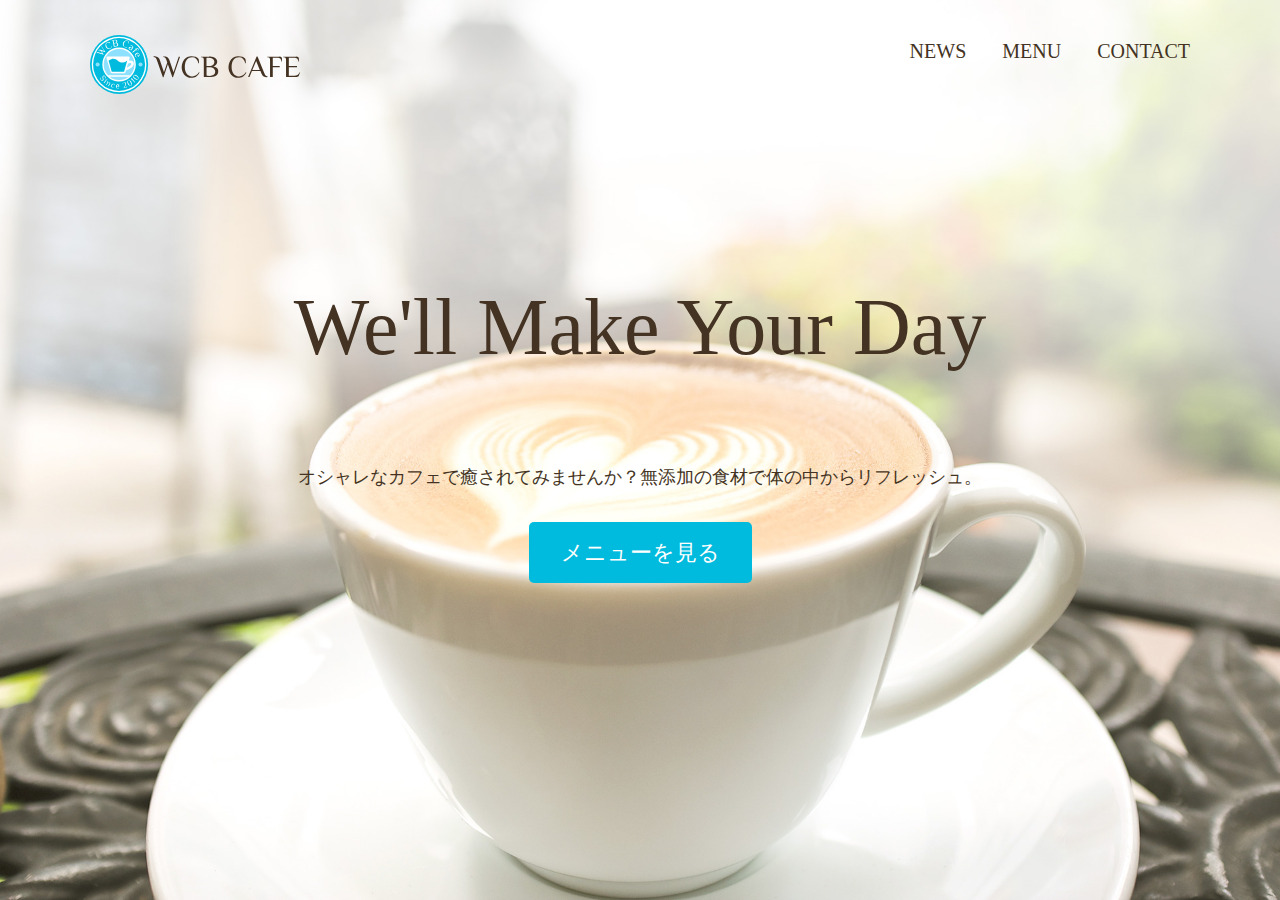
<file: index.html>
<!DOCTYPE html>
<html lang="ja">
<head>
  <meta charset="UTF-8">
  <meta http-equiv="X-UA-Compatible" content="IE=edge">
  <meta name="description" content=" ブレンドコーヒーとヘルシーなカフェ">
  <meta name="viewport" content="width=device-width, initial-scale=1.0">
  <link rel="stylesheet" href="cafe.css">
  <link rel="icon" type="image/png" href="favicon.png">
  <title>WCB cofe</title>
</head>
<body>
  <div id="home" class="big-bg">
  <header class="page-header wrapper">
    <h1><a href="index.html"><img class="logo" src="logo.svg" alt="カフェホーム"></a></h1>
    <ul class="main-navi">
      <li>
        <a href="index2.html">NEWS</a>
      </li>
      <li>
        <a href="index3.html">MENU</a>
      </li>
      <li>
        <a href="index4.html">contact</a>
      </li>
    </ul>
  </header>

  <div class="home-content wrapper">
    <h2 class="page-title">We'll Make Your Day</h2>
    <p>オシャレなカフェで癒されてみませんか？無添加の食材で体の中からリフレッシュ。</p>
    <a class="button" href="index3.html">メニューを見る</a>
  </div>
</div>
</body>
</html>
</file>
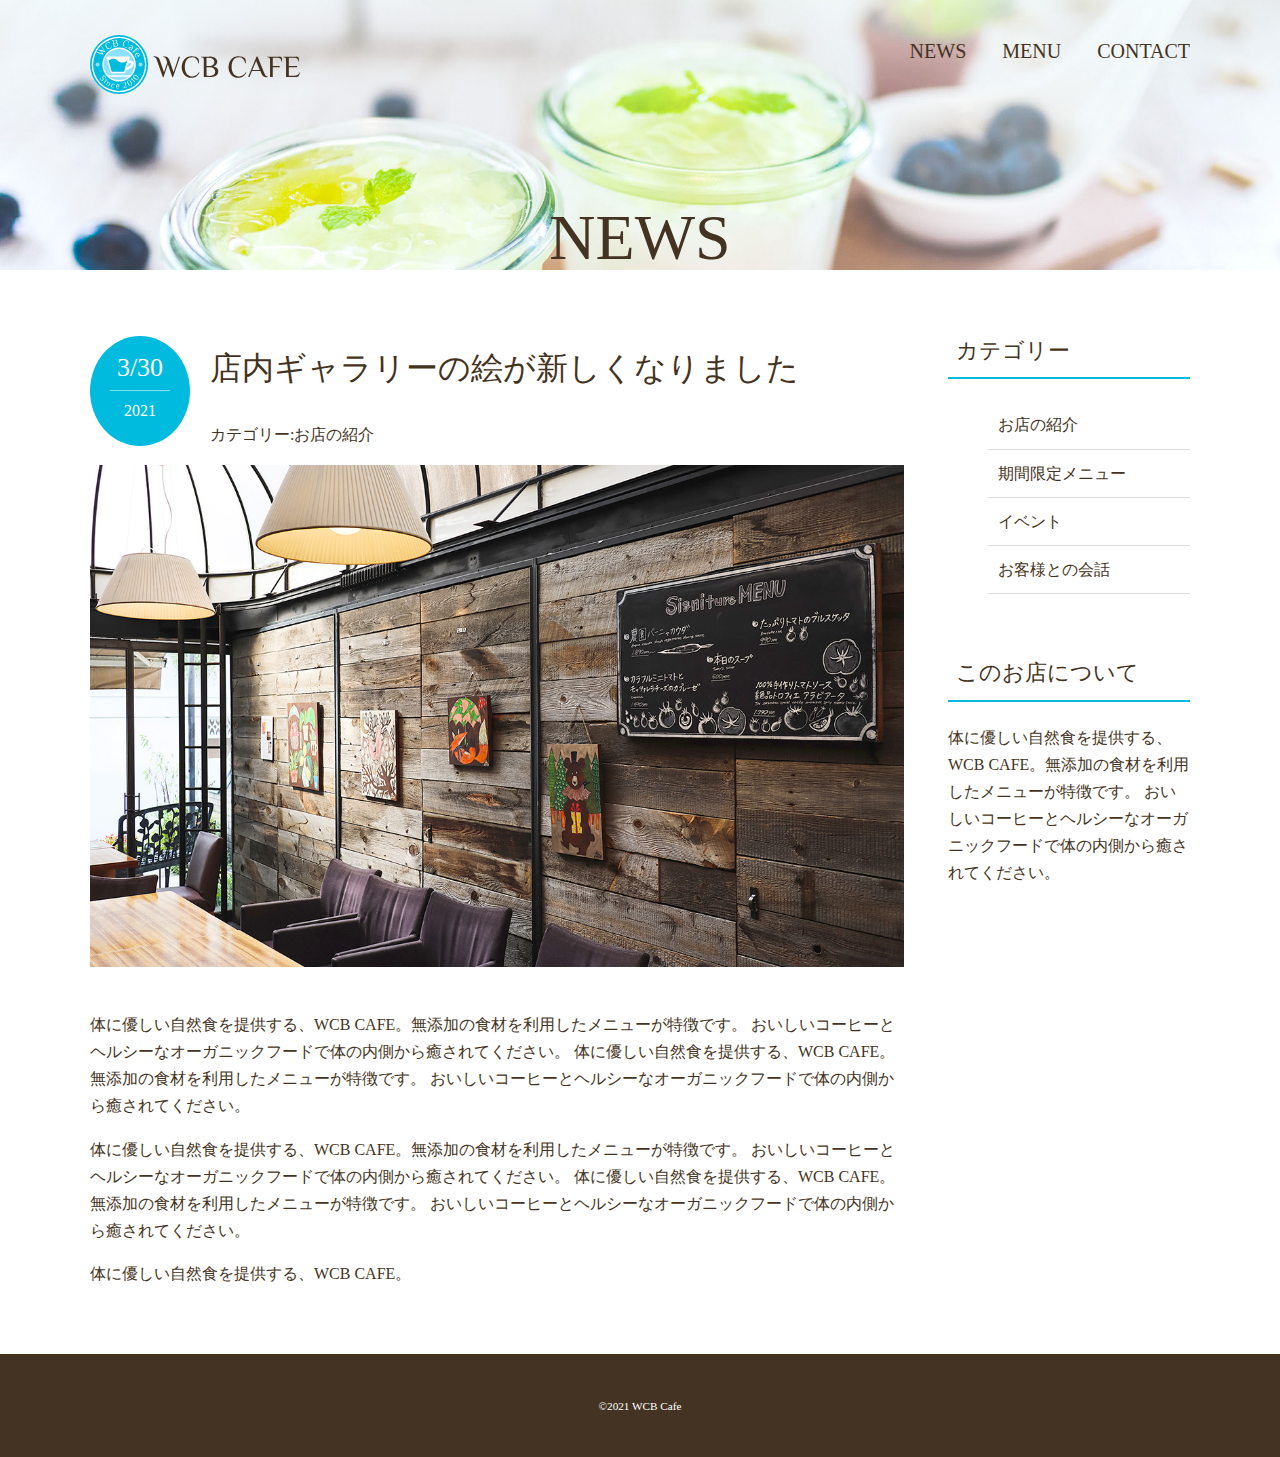
<file: index2.html>
<!DOCTYPE html>
<html lang="ja">
<head>
  <meta charset="UTF-8">
  <meta http-equiv="X-UA-Compatible" content="IE=edge">
  <meta name="description" content=" ブレンドコーヒーとヘルシーなカフェ">
  <meta name="viewport" content="width=device-width, initial-scale=1.0">
  <link rel="stylesheet" href="cafe.css">
  <link rel="icon" type="image/png" href="favicon.png">
  <title>WCB - news</title>
</head>
<body>
  <div id="news" class="big-bg">
  <header class="page-header wrapper">
    <h1><a href="index.html"><img class="logo" src="logo.svg" alt="カフェホーム"></a></h1>
    <ul class="main-navi">
      <li>
        <a href="index2.html">NEWS</a>
      </li>
      <li>
        <a href="index3.html">MENU</a>
      </li>
      <li>
        <a href="index4.html">contact</a>
      </li>
    </ul>
  </header>
  <div class="wrapper">
    <h2 class="page-title">NEWS</h2>
  </div>
</div>

<div class="news-content wrapper">
  <article>
    <header class="post-info">
      <h2 class="post-title">店内ギャラリーの絵が新しくなりました</h2>
      <p class="post-date">3/30<span>2021</span></p>
      <p class="post-cat">カテゴリー:お店の紹介</p>
    </header>
    <img src="wall.jpg" alt="店内の様子">
    <p>
      体に優しい自然食を提供する、WCB CAFE。無添加の食材を利用したメニューが特徴です。
      おいしいコーヒーとヘルシーなオーガニックフードで体の内側から癒されてください。
      体に優しい自然食を提供する、WCB CAFE。無添加の食材を利用したメニューが特徴です。
      おいしいコーヒーとヘルシーなオーガニックフードで体の内側から癒されてください。
    </p>
    <p>
      体に優しい自然食を提供する、WCB CAFE。無添加の食材を利用したメニューが特徴です。
      おいしいコーヒーとヘルシーなオーガニックフードで体の内側から癒されてください。
      体に優しい自然食を提供する、WCB CAFE。無添加の食材を利用したメニューが特徴です。
      おいしいコーヒーとヘルシーなオーガニックフードで体の内側から癒されてください。
    </p>
    <p>体に優しい自然食を提供する、WCB CAFE。</p>
  </article>
  <aside>
    <h3 class="sub-title">カテゴリー</h3>
    <ul class="sub-menu">
      <li><a href="#介">お店の紹介</a></li>
      <li><a href="#">期間限定メニュー</a></li>
      <li><a href="#">イベント</a></li>
      <li><a href="#">お客様との会話</a></li>
    </ul>

    <h3 class="sub-title">このお店について</h3>
    <p>
      体に優しい自然食を提供する、WCB CAFE。無添加の食材を利用したメニューが特徴です。
      おいしいコーヒーとヘルシーなオーガニックフードで体の内側から癒されてください。
    </p>
  </aside>
</div>
<footer>
  <div class="wrapper">
    <p><small>&copy;2021 WCB Cafe</small></p>
  </div>
</footer>
</body>
</html>
</file>
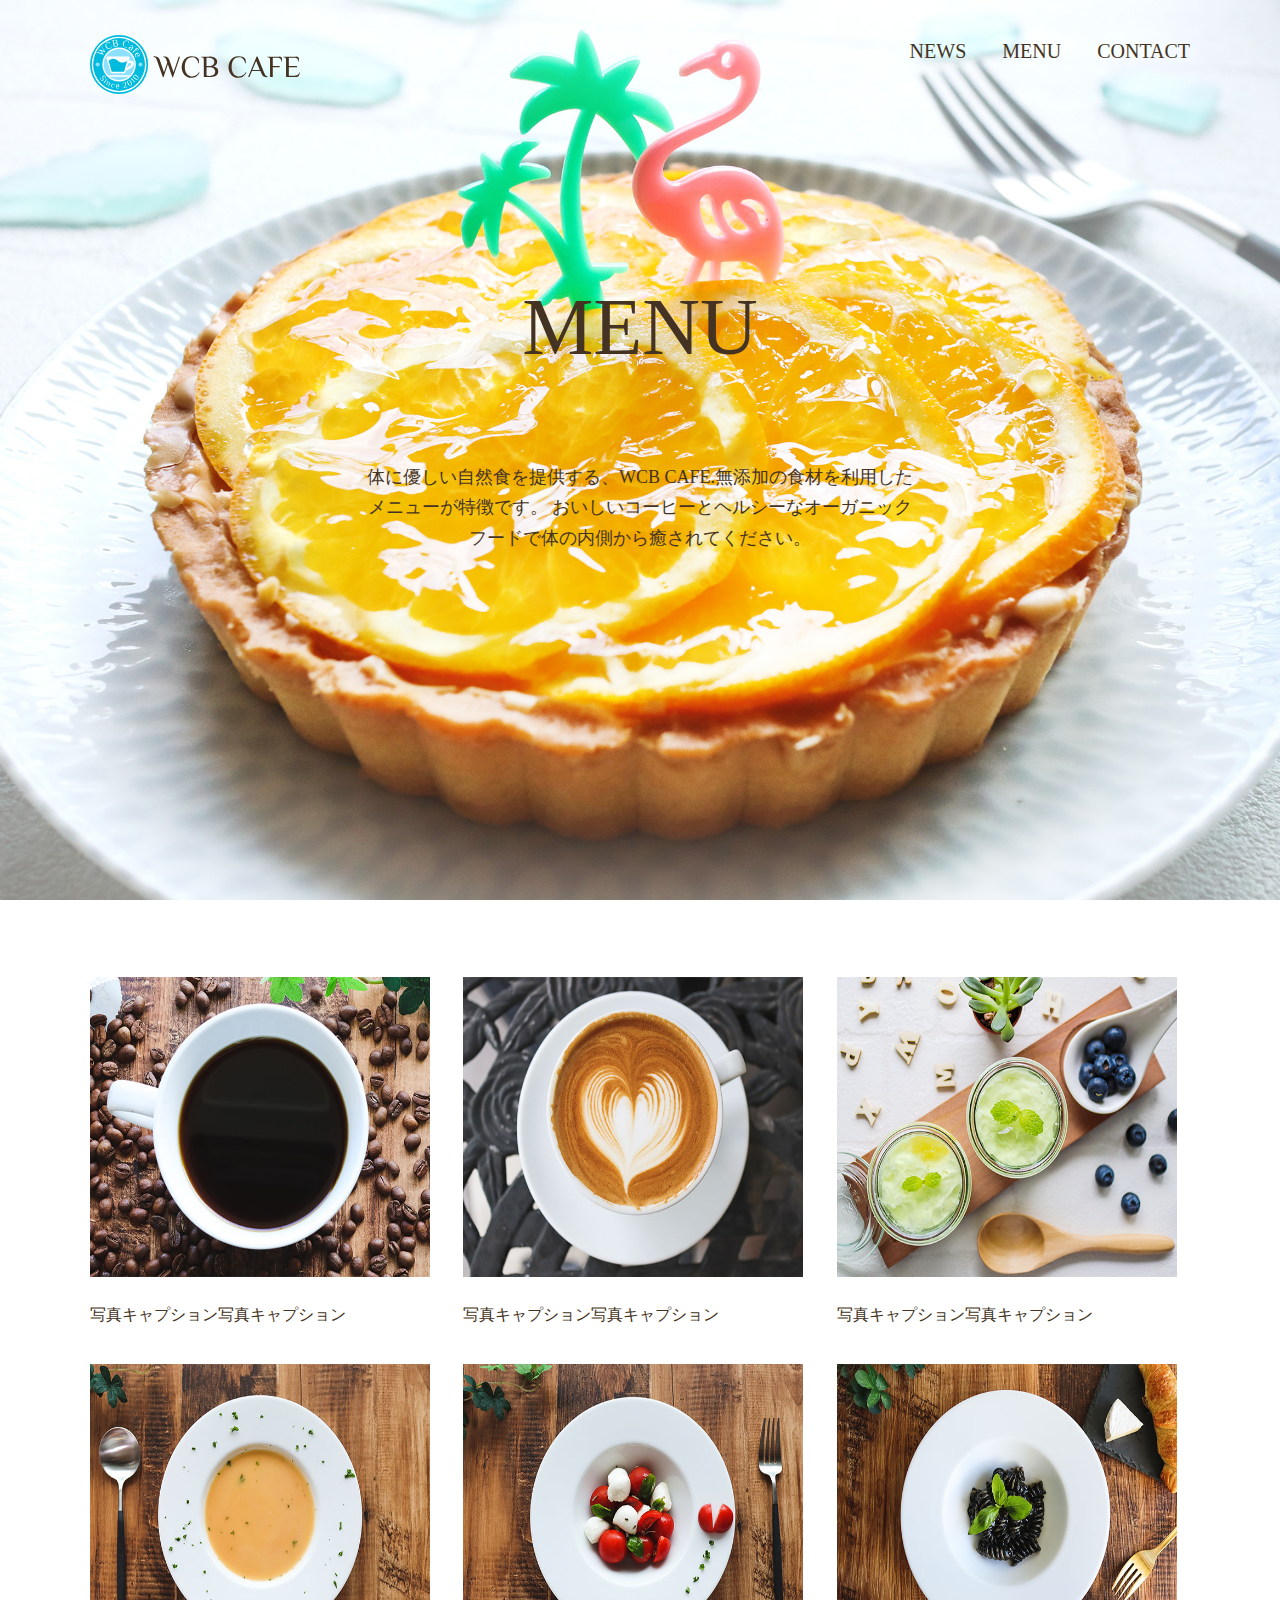
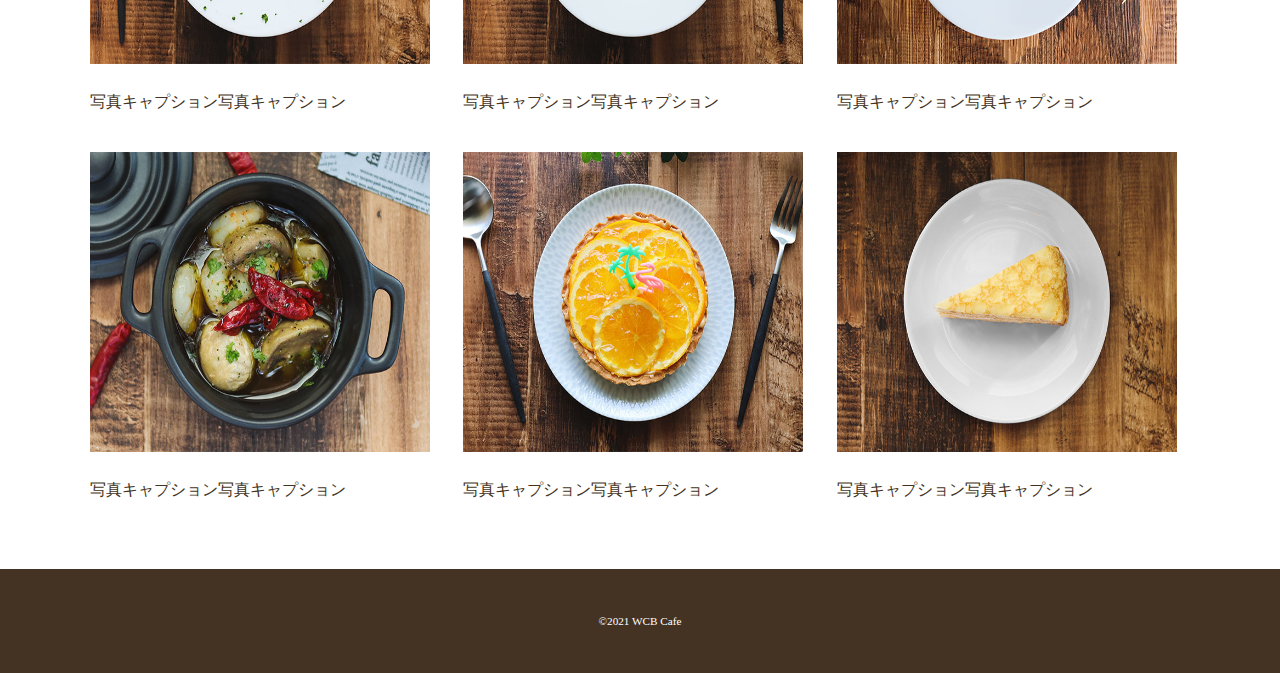
<file: index3.html>
<!DOCTYPE html>
<html lang="ja">
<head>
  <meta charset="UTF-8">
  <meta http-equiv="X-UA-Compatible" content="IE=edge">
  <meta name="description" content=" ブレンドコーヒーとヘルシーなカフェ">
  <meta name="viewport" content="width=device-width, initial-scale=1.0">
  <link rel="stylesheet" href="cafe.css">
  <link rel="icon" type="image/png" href="favicon.png">
  <title>WCB - menu</title>
</head>
<body>
  <div id="menu" class="big-bg">
  <header class="page-header wrapper">
    <h1><a href="index.html"><img class="logo" src="logo.svg" alt="カフェホーム"></a></h1>
    <ul class="main-navi">
      <li>
        <a href="index2.html">NEWS</a>
      </li>
      <li>
        <a href="index3.html">MENU</a>
      </li>
      <li>
        <a href="index4.html">contact</a>
      </li>
    </ul>
  </header>

  <div class="menu-content wrapper">
    <h2 class="page-title">Menu</h2>
  <p>
  体に優しい自然食を提供する、WCB CAFE.無添加の食材を利用したメニューが特徴です。
  おいしいコーヒーとヘルシーなオーガニックフードで体の内側から癒されてください。
  <p>
  
</div>
</div>
<div class="wrapper grid">
  <div class="item big-box">
    <img src="menu1.jpg" alt="">
    <p>写真キャプション写真キャプション</p>
  </div>
  <div class="item">
    <img src="menu2.jpg" alt="">
    <p>写真キャプション写真キャプション</p>
  </div>
  <div class="item">
    <img src="menu3.jpg" alt="">
    <p>写真キャプション写真キャプション</p>
  </div>
  <div class="item">
    <img src="menu4.jpg" alt="">
    <p>写真キャプション写真キャプション</p>
  </div>
  <div class="item">
    <img src="menu5.jpg" alt="">
    <p>写真キャプション写真キャプション</p>
  </div>
  <div class="item">
    <img src="menu6.jpg" alt="">
    <p>写真キャプション写真キャプション</p>
  </div>
  <div class="item">
    <img src="menu7.jpg" alt="">
    <p>写真キャプション写真キャプション</p>
  </div>
  <div class="item">
    <img src="menu8.jpg" alt="">
    <p>写真キャプション写真キャプション</p>
  </div>
  <div class="item">
    <img src="menu9.jpg" alt="">
    <p>写真キャプション写真キャプション</p>
  </div>
</div>
<footer>
  <div class="wrapper">
    <p><small>&copy;2021 WCB Cafe</small></p>
  </div>
</footer>
</body>
</html>
</file>
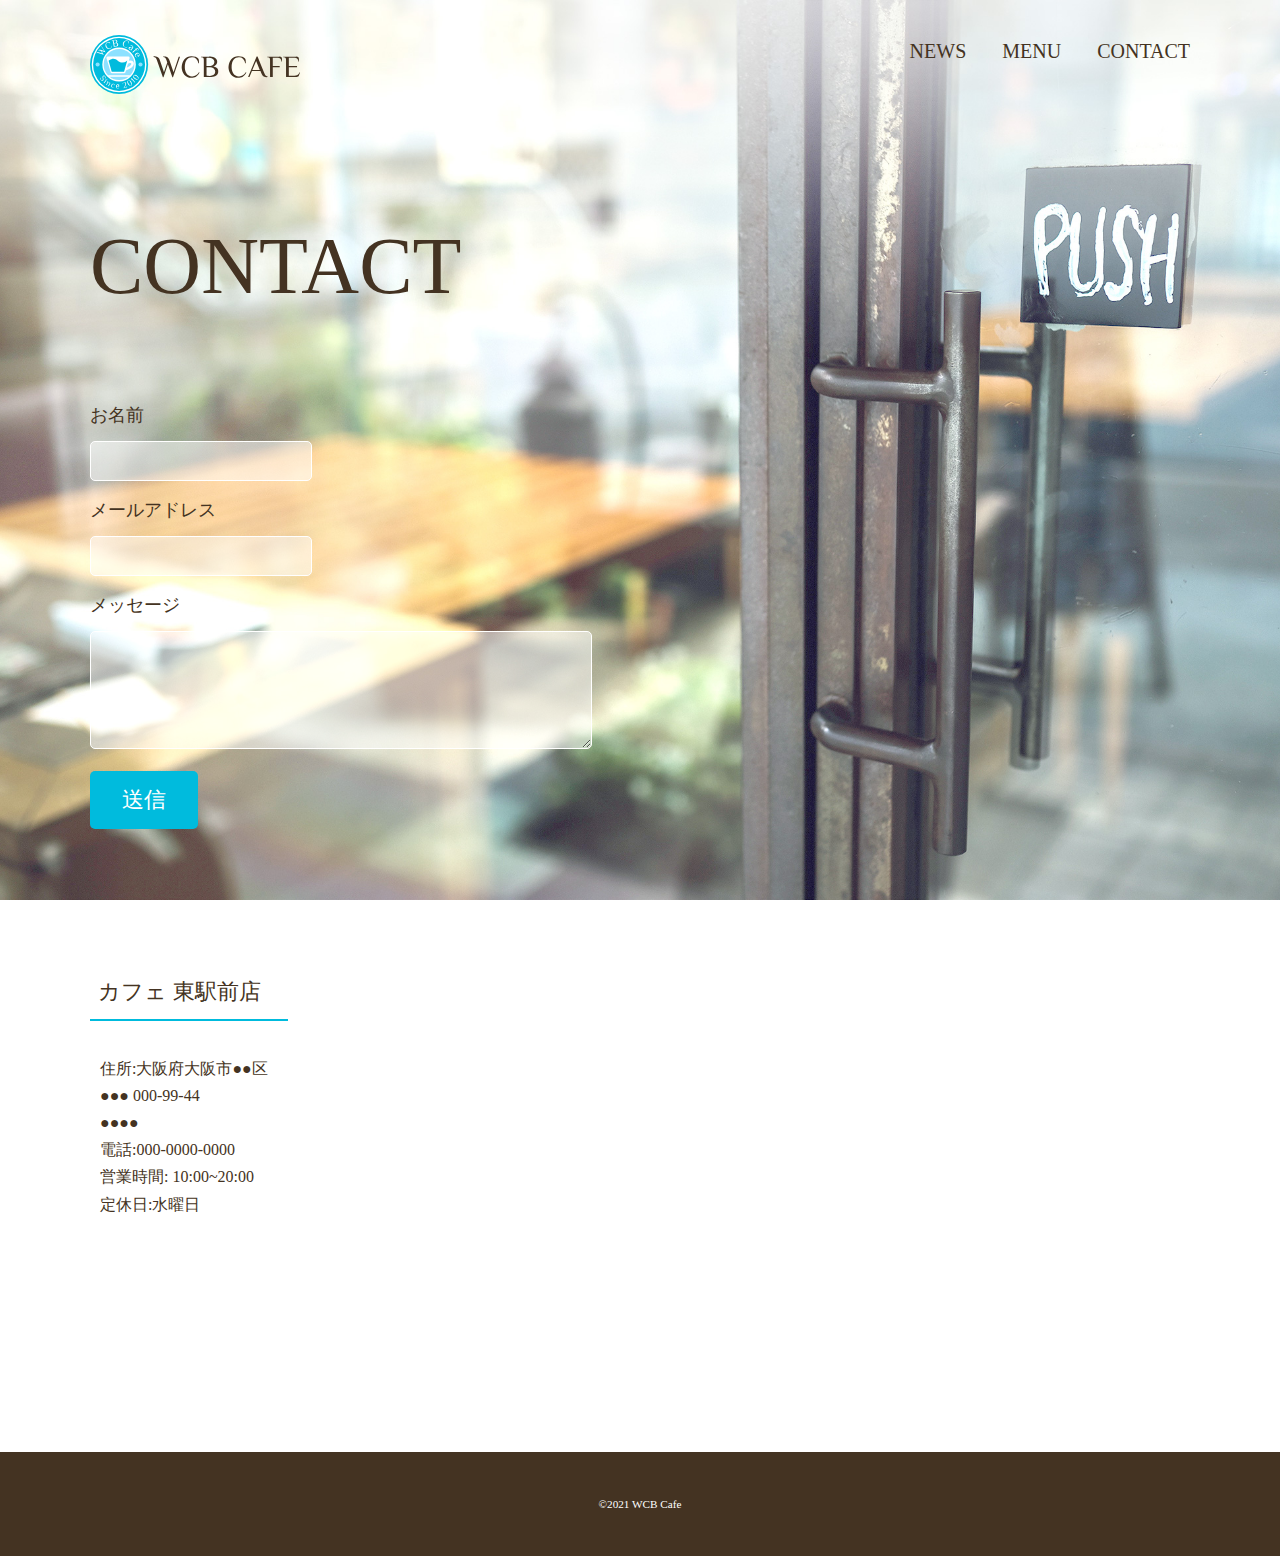
<file: index4.html>
<!DOCTYPE html>
<html lang="ja">
<head>
  <meta charset="UTF-8">
  <meta http-equiv="X-UA-Compatible" content="IE=edge">
  <meta name="description" content=" ブレンドコーヒーとヘルシーなカフェ">
  <meta name="viewport" content="width=device-width, initial-scale=1.0">
  <link rel="stylesheet" href="cafe.css">
  <link rel="icon" type="image/png" href="favicon.png">
  <title>WCB - Contact</title>
</head>
<body>
  <div id="contact" class="big-bg">
  <header class="page-header wrapper">
    <h1><a href="index.html"><img class="logo" src="logo.svg" alt="カフェホーム"></a></h1>
    <ul class="main-navi">
      <li>
        <a href="index2.html">NEWS</a>
      </li>
      <li>
        <a href="index3.html">MENU</a>
      </li>
      <li>
        <a href="index4.html">contact</a>
      </li>
    </ul>
  </header>

<div class="wrapper">
  <h2 class="page-title">Contact</h2>
  <form action="#">
    <div>
      <label for="name">お名前</label>
      <input type="text" id="name" name="your-name">
    </div>

    <div>
      <label for="email">メールアドレス</label>
      <input type="text" id="email" name="your-email">
    </div>

    <div>
      <label for="message">メッセージ</label>
      <textarea id="message" name="your-message"></textarea>
    </div>

    <input type="submit" class="button" value="送信">

  </form>
  </div>
</div>
<section id="location">
  <div class="wrapper">
    <div class="location-info">
      <h3 class="sub-title">カフェ 東駅前店</h3>
      <p>
        住所:大阪府大阪市●●区<br>
        ●●● 000-99-44<br>
        ●●●●<br>
        電話:000-0000-0000<br>
        営業時間:  10:00~20:00<br>
        定休日:水曜日
      </p>

    </div>
      <iframe src="https://www.google.com/maps/embed?pb=!1m18!1m12!1m3!1d13123.492992618016!2d135.51217743125983!3d34.683148367488165!2m3!1f0!2f0!3f0!3m2!1i1024!2i768!4f13.1!3m3!1m2!1s0x6000e0cd5c283afd%3A0xf01d07d5ca11e41!2z5aSn6Ziq5Z-O!5e0!3m2!1sja!2sjp!4v1639893909705!5m2!1sja!2sjp" width="600" height="450" style="border:0;" allowfullscreen="" loading="lazy"></iframe>
  </div>
</section>
<footer>
  <div class="wrapper">
    <p><small>&copy;2021 WCB Cafe</small></p>
  </div>
</footer>
</body>
</html>
</file>
<file: cafe.css>
/*! normalize.css v8.0.1 | MIT License | github.com/necolas/normalize.css */

/* Document
   ========================================================================== */

/**
 * 1. Correct the line height in all browsers.
 * 2. Prevent adjustments of font size after orientation changes in iOS.
 */

html {
  line-height: 1.15; /* 1 */
  -webkit-text-size-adjust: 100%; /* 2 */
}

/* Sections
   ========================================================================== */

/**
 * Remove the margin in all browsers.
 */

body {
  margin: 0;
}

/**
 * Render the `main` element consistently in IE.
 */

main {
  display: block;
}

/**
 * Correct the font size and margin on `h1` elements within `section` and
 * `article` contexts in Chrome, Firefox, and Safari.
 */

h1 {
  font-size: 2em;
  margin: 0.67em 0;
}

/* Grouping content
   ========================================================================== */

/**
 * 1. Add the correct box sizing in Firefox.
 * 2. Show the overflow in Edge and IE.
 */

hr {
  box-sizing: content-box; /* 1 */
  height: 0; /* 1 */
  overflow: visible; /* 2 */
}

/**
 * 1. Correct the inheritance and scaling of font size in all browsers.
 * 2. Correct the odd `em` font sizing in all browsers.
 */

pre {
  font-family: monospace, monospace; /* 1 */
  font-size: 1em; /* 2 */
}

/* Text-level semantics
   ========================================================================== */

/**
 * Remove the gray background on active links in IE 10.
 */

a {
  background-color: transparent;
}

/**
 * 1. Remove the bottom border in Chrome 57-
 * 2. Add the correct text decoration in Chrome, Edge, IE, Opera, and Safari.
 */

abbr[title] {
  border-bottom: none; /* 1 */
  text-decoration: underline; /* 2 */
  text-decoration: underline dotted; /* 2 */
}

/**
 * Add the correct font weight in Chrome, Edge, and Safari.
 */

b,
strong {
  font-weight: bolder;
}

/**
 * 1. Correct the inheritance and scaling of font size in all browsers.
 * 2. Correct the odd `em` font sizing in all browsers.
 */

code,
kbd,
samp {
  font-family: monospace, monospace; /* 1 */
  font-size: 1em; /* 2 */
}

/**
 * Add the correct font size in all browsers.
 */

small {
  font-size: 80%;
}

/**
 * Prevent `sub` and `sup` elements from affecting the line height in
 * all browsers.
 */

sub,
sup {
  font-size: 75%;
  line-height: 0;
  position: relative;
  vertical-align: baseline;
}

sub {
  bottom: -0.25em;
}

sup {
  top: -0.5em;
}

/* Embedded content
   ========================================================================== */

/**
 * Remove the border on images inside links in IE 10.
 */

img {
  border-style: none;
}

/* Forms
   ========================================================================== */

/**
 * 1. Change the font styles in all browsers.
 * 2. Remove the margin in Firefox and Safari.
 */

button,
input,
optgroup,
select,
textarea {
  font-family: inherit; /* 1 */
  font-size: 100%; /* 1 */
  line-height: 1.15; /* 1 */
  margin: 0; /* 2 */
}

/**
 * Show the overflow in IE.
 * 1. Show the overflow in Edge.
 */

button,
input { /* 1 */
  overflow: visible;
}

/**
 * Remove the inheritance of text transform in Edge, Firefox, and IE.
 * 1. Remove the inheritance of text transform in Firefox.
 */

button,
select { /* 1 */
  text-transform: none;
}

/**
 * Correct the inability to style clickable types in iOS and Safari.
 */

button,
[type="button"],
[type="reset"],
[type="submit"] {
  -webkit-appearance: button;
}

/**
 * Remove the inner border and padding in Firefox.
 */

button::-moz-focus-inner,
[type="button"]::-moz-focus-inner,
[type="reset"]::-moz-focus-inner,
[type="submit"]::-moz-focus-inner {
  border-style: none;
  padding: 0;
}

/**
 * Restore the focus styles unset by the previous rule.
 */

button:-moz-focusring,
[type="button"]:-moz-focusring,
[type="reset"]:-moz-focusring,
[type="submit"]:-moz-focusring {
  outline: 1px dotted ButtonText;
}

/**
 * Correct the padding in Firefox.
 */

fieldset {
  padding: 0.35em 0.75em 0.625em;
}

/**
 * 1. Correct the text wrapping in Edge and IE.
 * 2. Correct the color inheritance from `fieldset` elements in IE.
 * 3. Remove the padding so developers are not caught out when they zero out
 *    `fieldset` elements in all browsers.
 */

legend {
  box-sizing: border-box; /* 1 */
  color: inherit; /* 2 */
  display: table; /* 1 */
  max-width: 100%; /* 1 */
  padding: 0; /* 3 */
  white-space: normal; /* 1 */
}

/**
 * Add the correct vertical alignment in Chrome, Firefox, and Opera.
 */

progress {
  vertical-align: baseline;
}

/**
 * Remove the default vertical scrollbar in IE 10+.
 */

textarea {
  overflow: auto;
}

/**
 * 1. Add the correct box sizing in IE 10.
 * 2. Remove the padding in IE 10.
 */

[type="checkbox"],
[type="radio"] {
  box-sizing: border-box; /* 1 */
  padding: 0; /* 2 */
}

/**
 * Correct the cursor style of increment and decrement buttons in Chrome.
 */

[type="number"]::-webkit-inner-spin-button,
[type="number"]::-webkit-outer-spin-button {
  height: auto;
}

/**
 * 1. Correct the odd appearance in Chrome and Safari.
 * 2. Correct the outline style in Safari.
 */

[type="search"] {
  -webkit-appearance: textfield; /* 1 */
  outline-offset: -2px; /* 2 */
}

/**
 * Remove the inner padding in Chrome and Safari on macOS.
 */

[type="search"]::-webkit-search-decoration {
  -webkit-appearance: none;
}

/**
 * 1. Correct the inability to style clickable types in iOS and Safari.
 * 2. Change font properties to `inherit` in Safari.
 */

::-webkit-file-upload-button {
  -webkit-appearance: button; /* 1 */
  font: inherit; /* 2 */
}

/* Interactive
   ========================================================================== */

/*
 * Add the correct display in Edge, IE 10+, and Firefox.
 */

details {
  display: block;
}

/*
 * Add the correct display in all browsers.
 */

summary {
  display: list-item;
}

/* Misc
   ========================================================================== */

/**
 * Add the correct display in IE 10+.
 */

template {
  display: none;
}

/**
 * Add the correct display in IE 10.
 */

[hidden] {
  display: none;
}

/*↑リセットCSS-=====================================================================================================================================================================================*/

/*@charset "UTF-8";*/

html{
  font-size: 100%;
}
body{
  line-height: 1.7;
  color: #432;
}
a{
  text-decoration: none;
}
image{
  max-width: 100%;
}
.logo{
  width: 210px;
  margin-top: 14px;
}
.main-navi{
  display: flex;
  font-size: 1.25rem;
  text-transform: uppercase;
  margin-top: 34px;
  list-style: none;
}
.main-navi li{
  margin-left: 36px;
}
.main-navi a{
  color: #432;
}
.main-navi a:hover{
  color: #0bd;
}
.page-header{
  display: flex;
  justify-content: space-between;
}
.wrapper{
  max-width: 1100px;
  margin: 0 auto;
  padding: 0 4%;
}
.home-content{
  text-align: center;
  margin-top: 10%;
}
.home-content p{
  font-size: 1.125rem;
  margin: 10px 0 42px;
}
/*見出し*/
.page-title{
  font-size: 5rem;
  font-family: 'Philosopher',serif;
  text-transform: uppercase;
  font-weight: normal;
}
/*ボタン*/
.button{
  font-size: 1.375rem;
  background: #0bd;
  color: #fff;
  border-radius: 5px;
  padding: 18px 32px;
}
.button:hover{
  background: #0099aa;
}
/*でかい背景*/
.big-bg{
  background-size: cover;
  background-position: center top;
}
#home{
  background-image: url(main-bg.jpg);
  min-height: 100vh;
}
#home .page-title{
  text-transform: none;
}
/*ニュースページ*/
#news{
  background-image: url(news-bg.jpg);
  height: 270px;
  margin-bottom: 40px;
}
#news .page-title{
  text-align: center;
  font-size: 4rem;
}
/*フッター*/
footer{
  background: #432;
  text-align: center;
  padding: 26px 0;
}
footer p{
  color: #fff;
  font-size: 0.875rem;
}
/*記事部分*/
article{
  width: 74%;
}

/*サイドバー*/
aside{
  width: 22%;
}
.news-content{
  display: flex;
  justify-content: space-between;
  margin-bottom: 50px;
}
.post-info{
  position: relative;
  padding-top: 4px;
  margin-right: 40px;
}
.post-date{
  background: #0bd;
  border-radius: 50%;
  color: #fff;
  width: 100px;
  height: 100px;
  font-size: 1.625rem;
  text-align: center;
  position: absolute;
  top: 0px;
  padding-top: 10px;
}
.post-date span{
  font-size: 1rem;
  border-top: 1px rgba(255,255,255,.5) solid;
  padding-top: 6px;
  display: block;
  width: 60px;
  margin: 0 auto;
}
.post-title{
  font-family: "Yu Mincho","YuMincho","serif";
  font-size: 2rem;
  font-weight: normal;
}
.post-title,
.post-cat{
  margin-left: 120px;
}
article img{
  margin-bottom: 20px;
  width: 100%;
}
article p{
  margin-bottom: 1rem;
}
.sub-title{
  font-size: 1.375rem;
  padding: 0 8px 8px;
  border-bottom: 2px #0bd solid;
  font-weight: normal;
}
.aside p{
  padding: 12px 10px;
}
.sub-menu{
  margin-bottom: 60px;
  list-style: none;
}
.sub-menu li{
  border-bottom: 1px #ddd solid;
}
.sub-menu a{
  color: #432;
  padding: 10px;
  display: block;
}
.sub-menu a:hover{
  color: #0bd;
}


/*メニュー部分*/
#menu{
  background-image: url(menu-bg.jpg);
  min-height: 100vh;
}
.menu-content{
  max-width: 560px;
  margin-top: 10%;
}
.menu-content .page-title{
  text-align: center;
}
.menu-content p{
  text-align: center;
  font-size: 1.125rem;
  margin: 10px 0 0 ;
}
/*.big-box{
  grid-column: 1/3;
  grid-row: 1/3;
}
.big-box img{
  height: 94%;
  width: 100%;
  object-fit: cover;
}*/
.grid{
  display: grid;
  gap: 20px;
  grid-template-columns: repeat(3/*auto-fit*/,minmax(240px,1fr));
  margin-top: 6%;
  margin-bottom: 50px;
}
.grid img{
  height: 300px;
  width: 340px;
}

/*コンタクトページ*/


#contact {
  background-image: url(contact-bg.jpg);
  min-height: 100vh;
}

form div{
margin-bottom: 14px;
}
label{
font-size: 1.125rem;
margin-bottom: 10px;
display: block;
}
input[type="text"],
input[type="email"],
textarea{
background: rgba(255,255,255,.5);
border: 1px #fff solid;
border-radius: 5px;
padding: 10px;
font-size: 1rem;
}
input[typea="text"],
input[type="email"]{
width: 100%;
max-width: 240px;
}
textarea{
width: 100%;
max-width: 480px;
height: 6rem;
}
input[type="submit"]{
border: none;
cursor: pointer;
line-height: 1;
}
/*店舗情報、地図*/
#location{
  padding: 4% 0;
}
#location .wrapper{
  display: flex;
  justify-content: space-between;
}
.location-info{
  width: 22%;
}
.location-info p{
  padding: 12px 10px;
}
.location-map{
  width: 74%;
}
iframe{
  width: 100%;
}

/*モバイル表示-----------------------------------------------------------------------------------------*/
/*------------------------------------------------------------------------------------------------------
------------------------------------------------------------------------------------------------------------
----------------------------------------------------------------------------------------------------*/
@media (max-width: 600px){
  .page-title{
    font-size: 2.4rem;
  }

  /*header*/
  .main-navi{
    font-size: 1rem;
    margin-top: 10px;
  }
  .main-navi li{
    margin: 0 20px;
  }
  /*home*/
  .home-content{
    margin-top: 20px;
  }
  .page-header{
    flex-direction: column;
    align-items: center;
  }
  /*ニュース*/
  .news-content{
    flex-direction: column;
  }
  article,aside{
    width: 100%;
  }
  #news .page-title{
    margin-top: 30px;
  }
  aside{
    margin-top: 60px;
  }
  .post-info{
    margin-bottom: 30px;
  }
  .post-date{
    width: 70px;
    height: 70px;
    font-size: 1rem;
  }
  .post-date span{
    font-size: 0.875rem;
    padding-top: 2px;
  }
  .post-title{
    font-size: 1.375rem;
  }
  .post-cat{
    font-size: 0.875rem;
    margin-top: 10px;
  }
  .post-title,
  .post-cat{
    margin-left: 80px;
  }


  /*レスポンシブメニュー*/
  .menu-content{
    margin-top: 20%;
  }
  .grid{
    flex-direction: column;
  }
  .grid img{
    height: auto;
  }
  /*こんたくと*/
  #contact .page-title{
    margin-top: 40px;
  }

  /*form部分*/
  input[type="text"],
  input[type="email"],
  textarea{
    max-width: 100%;
  }
  /*店舗情報*/
  #location .wrapper{
    flex-direction: column;
  }
  .location-info,
  .location-map{
    width: 100%;
  }
}
</file>
